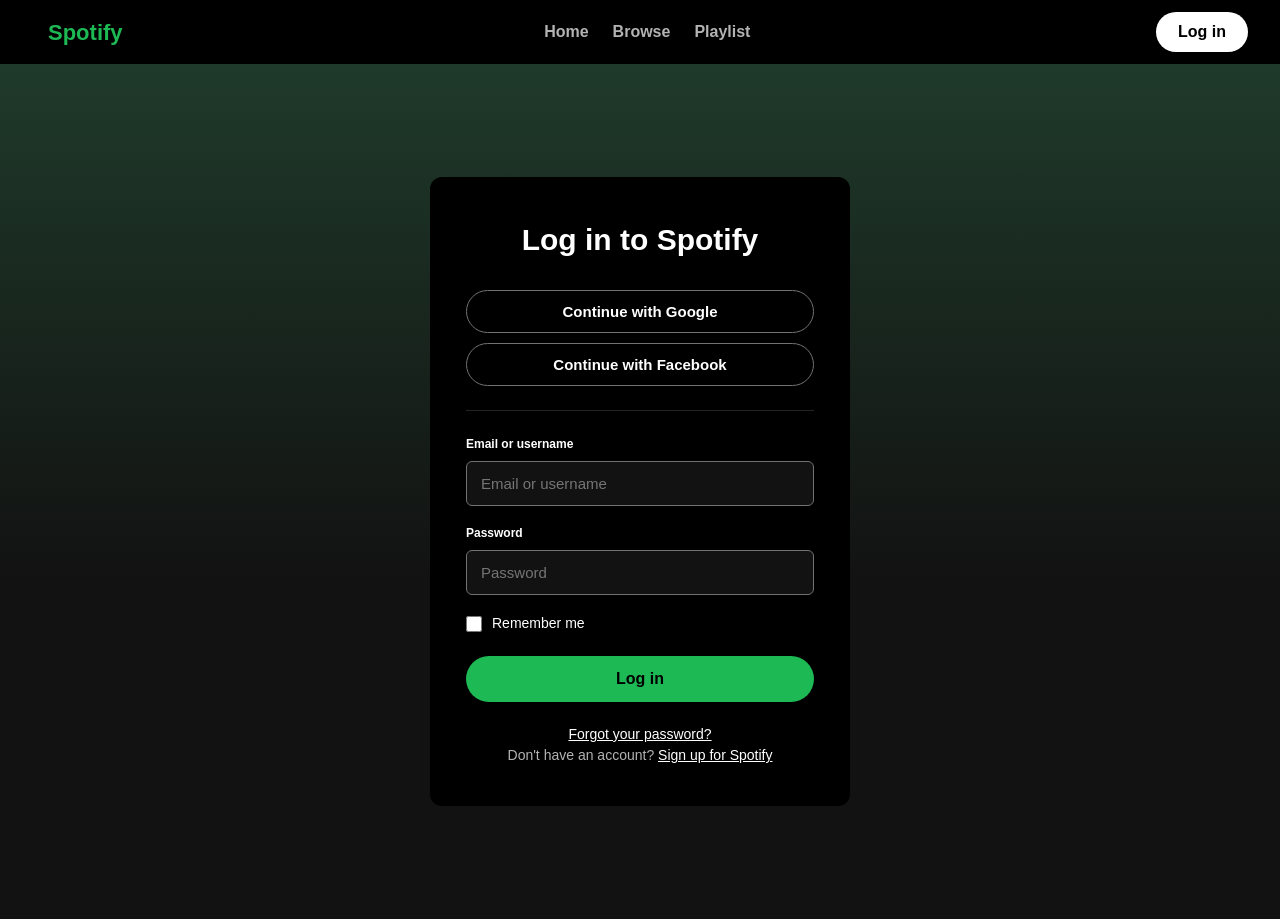
<file: login.html>
<!DOCTYPE html>
<html lang="en">
<head>
    <meta charset="UTF-8">
    <meta name="viewport" content="width=device-width, initial-scale=1.0">
    <title>Log-in Page</title>
    <link rel="stylesheet" href="style.css">
</head>
<body class="body4">
    <nav class="nav1">
    <a href="index.html" class="logo">Spotify</a>
    <ul class="nav-links1">
      <li><a href="index.html">Home</a></li>
      <li><a href="browse.html">Browse</a></li>
      <li><a href="playlist.html">Playlist</a></li>
    </ul>
    <a href="login.html" class="nav-login1">Log in</a>
  </nav>

  <main class="login-page1">
    <section class="login-card1">
      <h1>Log in to Spotify</h1>

      <button class="social-btn" type="button">Continue with Google</button>
      <button class="social-btn" type="button">Continue with Facebook</button>

      <div class="divider"></div>

      <form action="index.html">
        <div class="field">
          <label for="email">Email or username</label>
          <input type="text" id="email" placeholder="Email or username">
        </div>
        <div class="field">
          <label for="password">Password</label>
          <input type="password" id="password" placeholder="Password">
        </div>
        <label class="remember">
          <input type="checkbox"> Remember me
        </label>
        <button type="submit" class="login-btn1">Log in</button>
      </form>

      <div class="login-links1">
        <p><a href="#">Forgot your password?</a></p>
        <p>Don't have an account? <a href="#">Sign up for Spotify</a></p>
      </div>
    </section>
  </main>
</body>
</html>
</file>
<file: style.css>
/* HOME PAGE */

*{
    margin: 0;
    padding: 0;
    box-sizing: border-box;
}

:root {
  --green: #1DB954;
  --black: #191414;
  --panel: #121212;
  --card: #242020;
  --text: #ffffff;
  --muted: #b3b3b3;
}

body {
    background-color: var(--black);
    color: var(--text);
    font-family: "Montserrat", sans-serif;
}

nav{
    display: flex;
    background-color: black;
    align-items: center;
    justify-content: space-between;
    height: 4rem;
} 

.left-half{
    display: flex;
    color: white;
    align-items: center;
    
}

.logo {
    font-size: 2.5rem;
    margin: 1rem;
    color: white;
}

.home {
    font-size: 1.6rem;
    background-color: #1f1f1f;
    padding: 6px;
    border-radius: 50%;
    transition: 0.2;
}
.home:hover {
    background-color: #434343;
    transform: scale(1.05);
}

.search {
    display: flex;
    background-color: #1f1f1f;
    align-items: center;
    border-radius: 20rem;
    height: 3rem;
    width: 30rem;
    margin: 0 1rem;
}

.search:hover {
    background-color: #434343;
    border: 1px solid rgb(116,116,116);
}
 .search-icon {
    font-size: 1.5rem;
    color:rgb(179,179,179);
    padding: 0 0.7rem;
 }

 .search:hover .search-icon {
    color: white;
 }

 .search-bar {
    width: 75%;
    height: 45%;
    font-size: 1.1rem;
    color: white;
    background-color: #27272700;
    border: none;
    border-right: 1px solid rgb(210, 210, 210);
 }

 .browser {
    font-size: 1.5rem;
    margin: 0 0.7rem;
    transition: 0.2s;
 }

.browser:hover {
    color: white;
    transform: scale(1.2);
}

.right-half {
    display: flex;
    color: white;
    align-items: center;
    width: 47%;
}

.right-half1 {
    display: flex;
    color: rgb(161, 161, 161);
    align-items: center;
    height: 2rem;
    margin: 0 1rem;
    padding: 0 1rem;
    border-right: 1px solid rgb(116,116,116);
}

.nav-text {
    font-size: 0.8rem;
    padding: 0 0.4rem;
    transition: 0.2s;
}

.nav-text:hover {
    color: white;
    transform: scale(1.1);
}

.right-half2 {
    display: flex;
    color: rgb(161, 161, 161);
    align-items: center;
    font-size: 1rem;
}

.login {
    height: 3rem;
    width: 7rem;
    border: none;
    font-size: 1rem;
    color: black;
    background-color: white;
    padding: 0.5rem 1rem;
    border-radius: 2rem;
    margin: 0 0.5rem;
    transition: 0.2s;
}

.login:hover {
    background-color: rgb(203, 200, 200);
    transform: scale(1.05);
}

.main {
    display: flex;
    color: white;
    margin-top: 2vh;
    justify-content: space-around;
    height : 75vh;
}

.main-left {
    width: 28%;
    height: 100%;
    background-color: #121212;
    border-radius: 10px;
}

.main-right {
    width: 70%;
    height: 80%;
    background-color: #121212;
    border-radius: 10px;
}

.library {
    display: flex;
    margin: 1rem 1.5rem;
    justify-content: space-between;
    align-items: center;
}

.library p{
    font-weight: 600;
}

.library div {
    font-size: 2rem;
    color: rgb(180,180,180);
    background-color: #2f2f2f;
    border-radius: 30rem;
    justify-content: center;
    align-items: center;
    height: 2rem;
    width: 2rem;
    display: flex;
    padding: 8px;
    transition: 0.2s;
}

.library div:hover {
    background-color: white;
    transform: scale(1.1);
}

.box-container {
    margin-top: 1rem;
    height: 100%;
}

.box {
    height: 25%;
    width: 96%;
    border-radius: 10px;
    background-color: #1f1f1f;
    margin: 1rem 0 1rem 0;
}

.box h4{
    font-weight: 600;
    font: 0.9rem;
    padding: 1rem 0 0.5rem 1rem;
}

.box p {
    font-size: 0.8rem;
    padding-left: 1rem;
}

.box button {
    background-color: white;
    color: black;
    font-weight: 600;
    padding: 0.5rem 0.8rem;
    margin: 1rem 0 0 1rem;
    border-radius: 25rem;
    transition: 0.2s;
}

.box button:hover {
    background-color: rgb(203, 200, 200);
    transform: scale(1.05);
}

.music-card img{
    height: 8rem;
    width: 8rem;
    object-fit: cover;
    object-position: center;
    border-radius: 5px;
}

.music-card {
    width: 8.5rem;
    padding: 0.2rem;
    border-radius: 5px;
    position: relative;
    background-color: #000000;
    transition: 0.2s;
}

.music-card:hover {
    background-color: #222;
    transform: scale(1.05);
}

.music-section {
    margin: 0.4rem 0 0.8rem 0.8rem;
}

.songs {
    display: flex;
    overflow-x: auto;
    margin: 1.2rem 0;
}

.img-title{
    margin: 0.7rem 0;
}

.img-description{
    font-size: 0.8rem;
    color: rgb(161, 161, 161);
}

.music-play-btn {
    font-size: 2.7rem;
    position: absolute;
    color: rgb(32,234,32);
    background-color: #1f1f1f;
    width: 2.7rem;
    display: flex;
    border-radius: 50%;
    transform: translate(5rem, -1.8rem);
    opacity: 0;
    transition: 0.2s;
}

.music-card:hover .music-play-btn {
    opacity: 1;
    transform: translate(5rem, -2rem);
}

/* PLAYLIST PAGE */

.body1 {
  font-family: "Montserrat", sans-serif;
  background-color: var(--black);
  color: var(--text);
}

a {
  color: inherit;
  text-decoration: none;
}

ul {
  list-style: none;
}

img {
  display: block;
}
.navbar {
  display: flex;
  align-items: center;
  gap: 24px;
  padding: 12px 20px;
  background-color: var(--panel);
  border-bottom: 1px solid #2a2a2a;
}

.logo1 {
  font-size: 20px;
  font-weight: 700;
  color: var(--green);
}

.nav-links {
  display: flex;
  gap: 24px;
  font-size: 14px;
  font-weight: 600;
}

.nav-links a:hover {
  color: var(--green);
}

.search-box {
  flex: 1;
  max-width: 420px;
}

.search-box input {
  width: 100%;
  padding: 10px 16px;
  border: none;
  border-radius: 20px;
  background-color: #2b2f3a;
  color: var(--text);
  font-size: 13px;
  outline: none;
}

.btn-pill {
  margin-left: auto;
  padding: 8px 22px;
  border-radius: 20px;
  background-color: var(--text);
  color: var(--black);
  font-size: 14px;
  font-weight: 700;
}

.btn-pill:hover {
  background-color: var(--green);
  color: var(--text);
}

.layout {
  display: flex;
  min-height: 500px;
}

.sidebar {
  width: 230px;
  padding: 16px 10px;
  background-color: var(--panel);
}

.side-menu a {
  display: block;
  padding: 10px 12px;
  border-radius: 6px;
  font-size: 14px;
  font-weight: 600;
  color: var(--muted);
}

.side-menu a:hover,
.side-menu a.active {
  background-color: #262b36;
  color: var(--text);
}

.side-heading {
  margin: 20px 12px 10px;
  font-size: 14px;
  color: var(--muted);
}

.side-item {
  display: flex;
  align-items: center;
  gap: 10px;
  padding: 8px 12px;
  border-radius: 6px;
}

.side-item:hover,
.active-item {
  background-color: #262b36;
}

.side-item img {
  width: 36px;
  height: 36px;
  border-radius: 4px;
  object-fit: cover;
}

.side-item strong {
  display: block;
  font-size: 13px;
}

.side-item span {
  font-size: 11px;
  color: var(--muted);
}

.active-item strong {
  color: var(--green);
}

.content {
  flex: 1;
  padding: 20px 28px;
  background: linear-gradient(180deg, #3a2417 0%, var(--black) 320px);
}

.back-link {
  font-size: 12px;
  color: var(--muted);
}

.back-link:hover {
  color: var(--text);
}

#playlist-hero {
  display: flex;
  align-items: flex-end;
  gap: 24px;
  margin: 16px 0 28px;
}

.cover {
  width: 180px;
  height: 180px;
  object-fit: cover;
  border-radius: 6px;
  box-shadow: 0 8px 24px rgba(0, 0, 0, 0.5);
}

.small-label {
  font-size: 12px;
  color: var(--muted);
}

#playlist-hero h1 {
  margin: 6px 0;
  font-size: 44px;
}

.description {
  font-size: 14px;
}

.meta {
  margin: 10px 0 16px;
  font-size: 13px;
  color: var(--muted);
}

.meta strong {
  color: var(--text);
}

.hero-buttons {
  display: flex;
  gap: 12px;
}

.btn-play,
.btn-outline {
  padding: 10px 28px;
  border: none;
  border-radius: 24px;
  font-size: 14px;
  font-weight: 700;
  cursor: pointer;
}

.btn-play {
  background-color: var(--green);
  color: var(--black);
}

.btn-play:hover {
  background-color: #1ed760;
  transform: scale(1.05);
}

.btn-outline {
  background-color: transparent;
  border: 1px solid var(--muted);
  color: var(--text);
}

.btn-outline:hover {
  border-color: var(--text);
}

.track-table {
  width: 100%;
  border-collapse: collapse;
  font-size: 13px;
}

.track-table th {
  padding: 10px 8px;
  text-align: left;
  color: var(--muted);
  font-weight: 600;
  border-bottom: 1px solid #333;
}

.track-table td {
  padding: 8px;
  border-bottom: 1px solid #2a2a2a;
  color: var(--muted);
}

.track-table td:nth-child(2) {
  display: flex;
  align-items: center;
  gap: 12px;
  color: var(--text);
}

.track-table td img {
  width: 36px;
  height: 36px;
  border-radius: 4px;
  object-fit: cover;
}

.track-table tbody tr:hover {
  background-color: rgba(255, 255, 255, 0.08);
}

.footer {
  padding: 28px 28px 16px;
  background-color: var(--panel);
}

.footer-top {
  display: flex;
  justify-content: space-between;
  gap: 24px;
  padding-bottom: 20px;
  border-bottom: 1px solid #2a2a2a;
}

.footer-col h4 {
  margin-bottom: 10px;
  font-size: 13px;
}

.footer-col a {
  display: block;
  margin-bottom: 6px;
  font-size: 12px;
  color: var(--muted);
}

.footer-col a:hover,
.footer-bottom a:hover {
  color: var(--green);
}

.footer-bottom {
  display: flex;
  justify-content: space-between;
  padding-top: 14px;
  font-size: 11px;
  color: var(--muted);
}

.footer-bottom a {
  margin-left: 16px;
}

/* Player */

.player-bar{
  width: 100%;
  height: 5rem;
  margin-top: 0.2rem;
  display: flex;
  align-items: centre;
  justify-content: space-between;
  background-color: #000000;
}

.music-controller{
  display:flex;
  flex-direction: column;
  align-items: center;
}

.player{
  display:flex;
  align-items: center;
}

.player-btns{
  font-size: 1.1rem;
  margin: 0.4rem 1rem;
  color: rgb(178, 178, 178);
  cursor: pointer;
}

.player-btns:hover{
  transform: scale(1.02);
  color: #c9c8c8;
}

#play{
  font-size: 2.3rem;
  color: white;
}

#progressBar{
  appearance: none;
  width:600px;
  height:3px;
  background-color: #333;
  border-radius: 5px;
  cursor: pointer;
}

input[type='range']::-webkit-slider-thumb{
  appearance: none;
  width: 10px;
  height:10px;
  background-color: white;
  border-radius: 10px;
}


.now-bar{
  color: white;
  display: flex;
  align-items: center;
}

.player-bar img{
  height: 4rem;
  width: 4rem;
  border-radius: 10px;
  padding: 0.3rem;
}

.img-title-info{
  font-size: 0.9rem;
}

.img-des-info{
  font-size: 0.8rem;
  color: #acacac;
}

/* Log In */

:root {
  --bg: #121212;
  --surface-2: #242424;
  --text: #ffffff;
  --muted: #b3b3b3;
  --green: #1db954;
  --green-hover: #1ed760;
}

.body4 {
  background: var(--bg);
  color: var(--text);
  font-family: "Segoe UI", "Helvetica Neue", Arial, sans-serif;
  line-height: 1.5;
}

a { 
  color: inherit; 
  text-decoration: none; }

a:focus-visible, button:focus-visible, input:focus-visible {
  outline: 2px solid var(--green);
  outline-offset: 2px;
}

.nav1 {
  display: flex;
  align-items: center;
  justify-content: space-between;
  gap: 24px;
  padding: 14px 32px;
  background: #000;
}
.logo { font-size: 22px; font-weight: 800; color: var(--green); }
.nav-links1 { display: flex; gap: 24px; list-style: none; }
.nav-links1 a { color: var(--muted); font-weight: 600; }
.nav-links1 a:hover { color: var(--text); }
.nav-login1 {
  background: var(--text);
  color: #000;
  padding: 8px 22px;
  border-radius: 999px;
  font-weight: 700;
}

/* Login */
.login-page1 {
  min-height: 95vh;
  display: flex;
  align-items: center;
  justify-content: center;
  padding: 18px 10px;
  background: linear-gradient(180deg, #1f3a2a 0%, var(--bg) 60%);
}

.login-card1 {
  width: 80%;
  max-width: 420px;
  background: #000;
  border-radius: 12px;
  padding: 40px 36px;
}

.login-card1 h1 { 
  font-size: 30px; 
  text-align: center; 
  margin-bottom: 28px; 
}

.social-btn {
  display: block;
  width: 100%;
  padding: 12px;
  margin-bottom: 10px;
  background: none;
  color: var(--text);
  border: 1px solid #727272;
  border-radius: 999px;
  font-size: 15px;
  font-weight: 700;
  cursor: pointer;
}

.social-btn:hover { 
  border-color: var(--text); 
}

.divider { 
  height: 1px; 
  background: var(--surface-2); 
  margin: 24px 0; 
}

.field { 
  margin-bottom: 18px; 
}

.field label { 
  display: block; 
  font-size: 12px; 
  font-weight: 600; 
  margin-bottom: 8px; 
}

.field input {
  width: 100%;
  padding: 13px 14px;
  background: var(--bg);
  border: 1px solid #727272;
  border-radius: 6px;
  color: var(--text);
  font-size: 15px;
}

.field input:hover { border-color: var(--text); }

.remember {
  display: flex;
  align-items: center;
  gap: 10px;
  font-size: 14px;
  margin-bottom: 22px;
}

.remember input { accent-color: var(--green); width: 16px; height: 16px; }

.login-btn1 {
  width: 100%;
  padding: 14px;
  background: var(--green);
  color: #000;
  border: none;
  border-radius: 999px;
  font-size: 16px;
  font-weight: 800;
  cursor: pointer;
}
.login-btn1:hover { background: var(--green-hover); transform: scale(1.02); }

.login-links1 { text-align: center; margin-top: 22px; font-size: 14px; color: var(--muted); }
.login-links1 a { color: var(--text); text-decoration: underline; }
</file>
